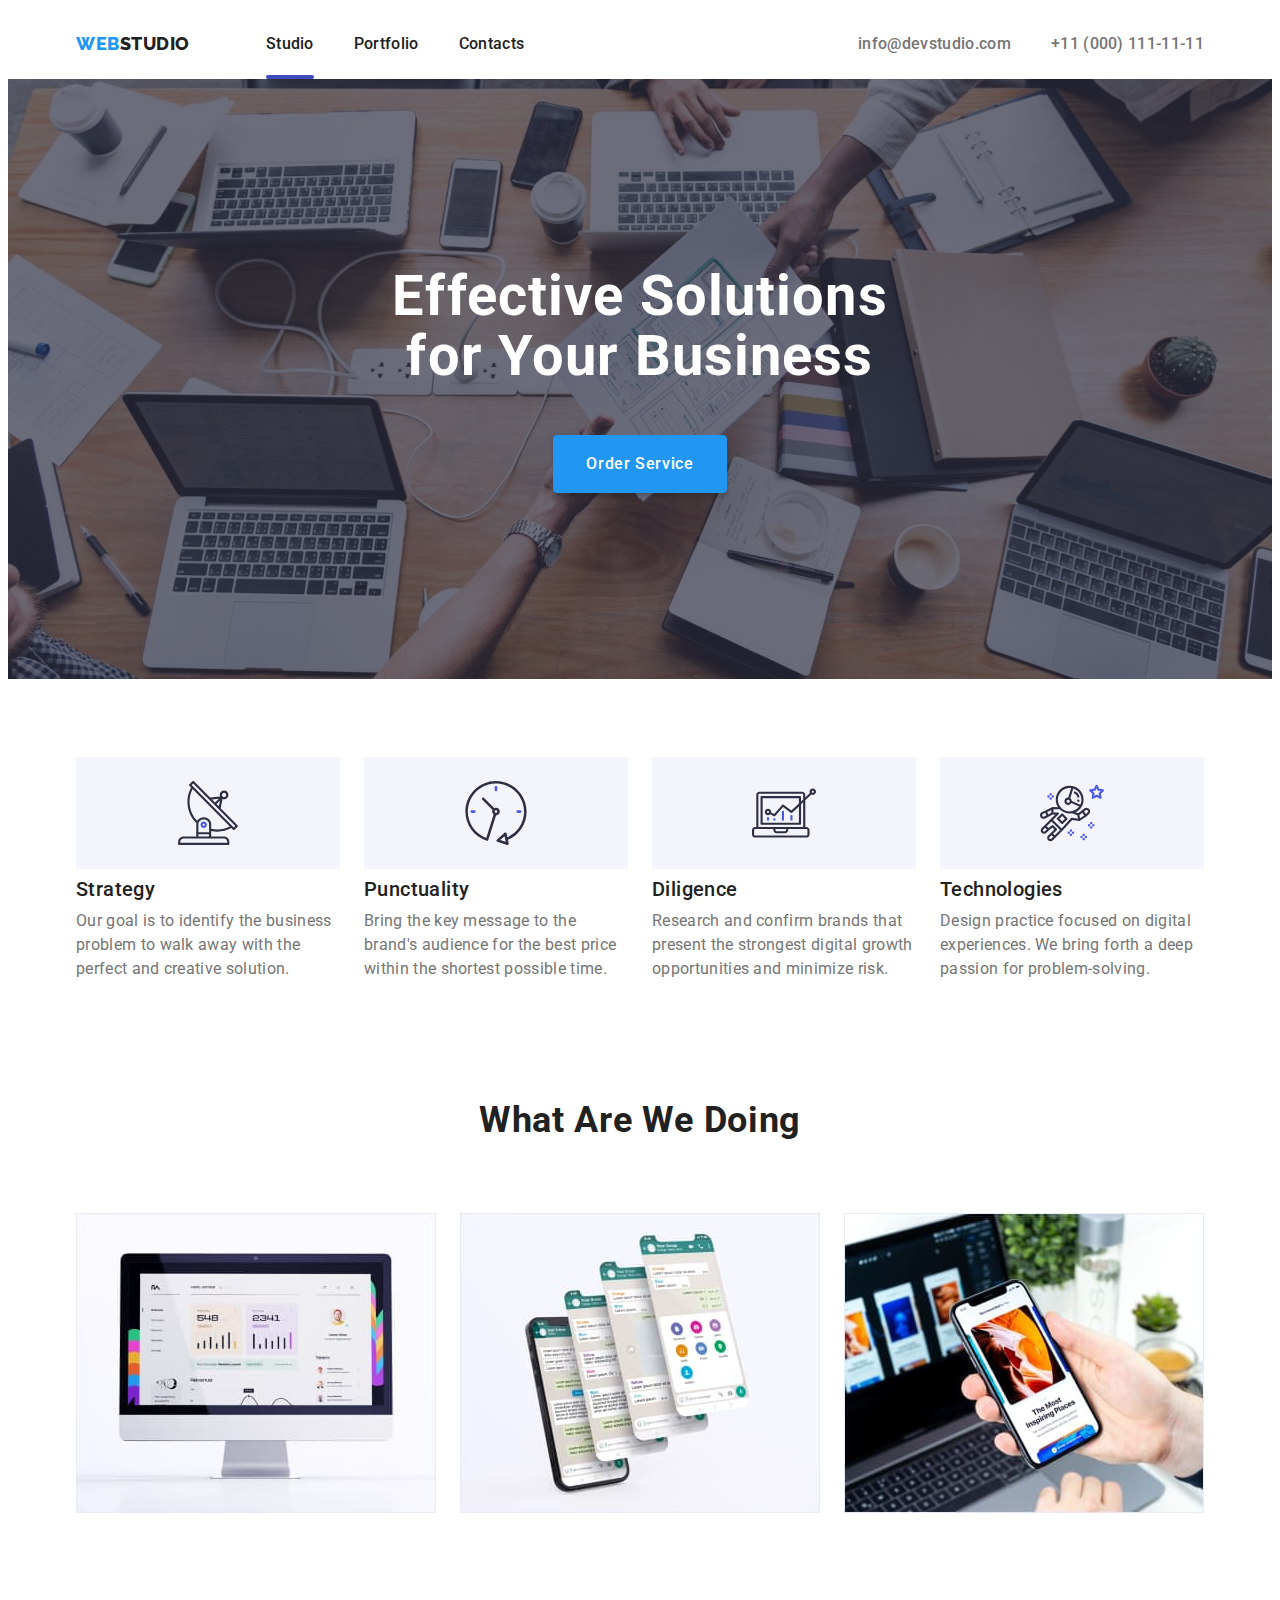
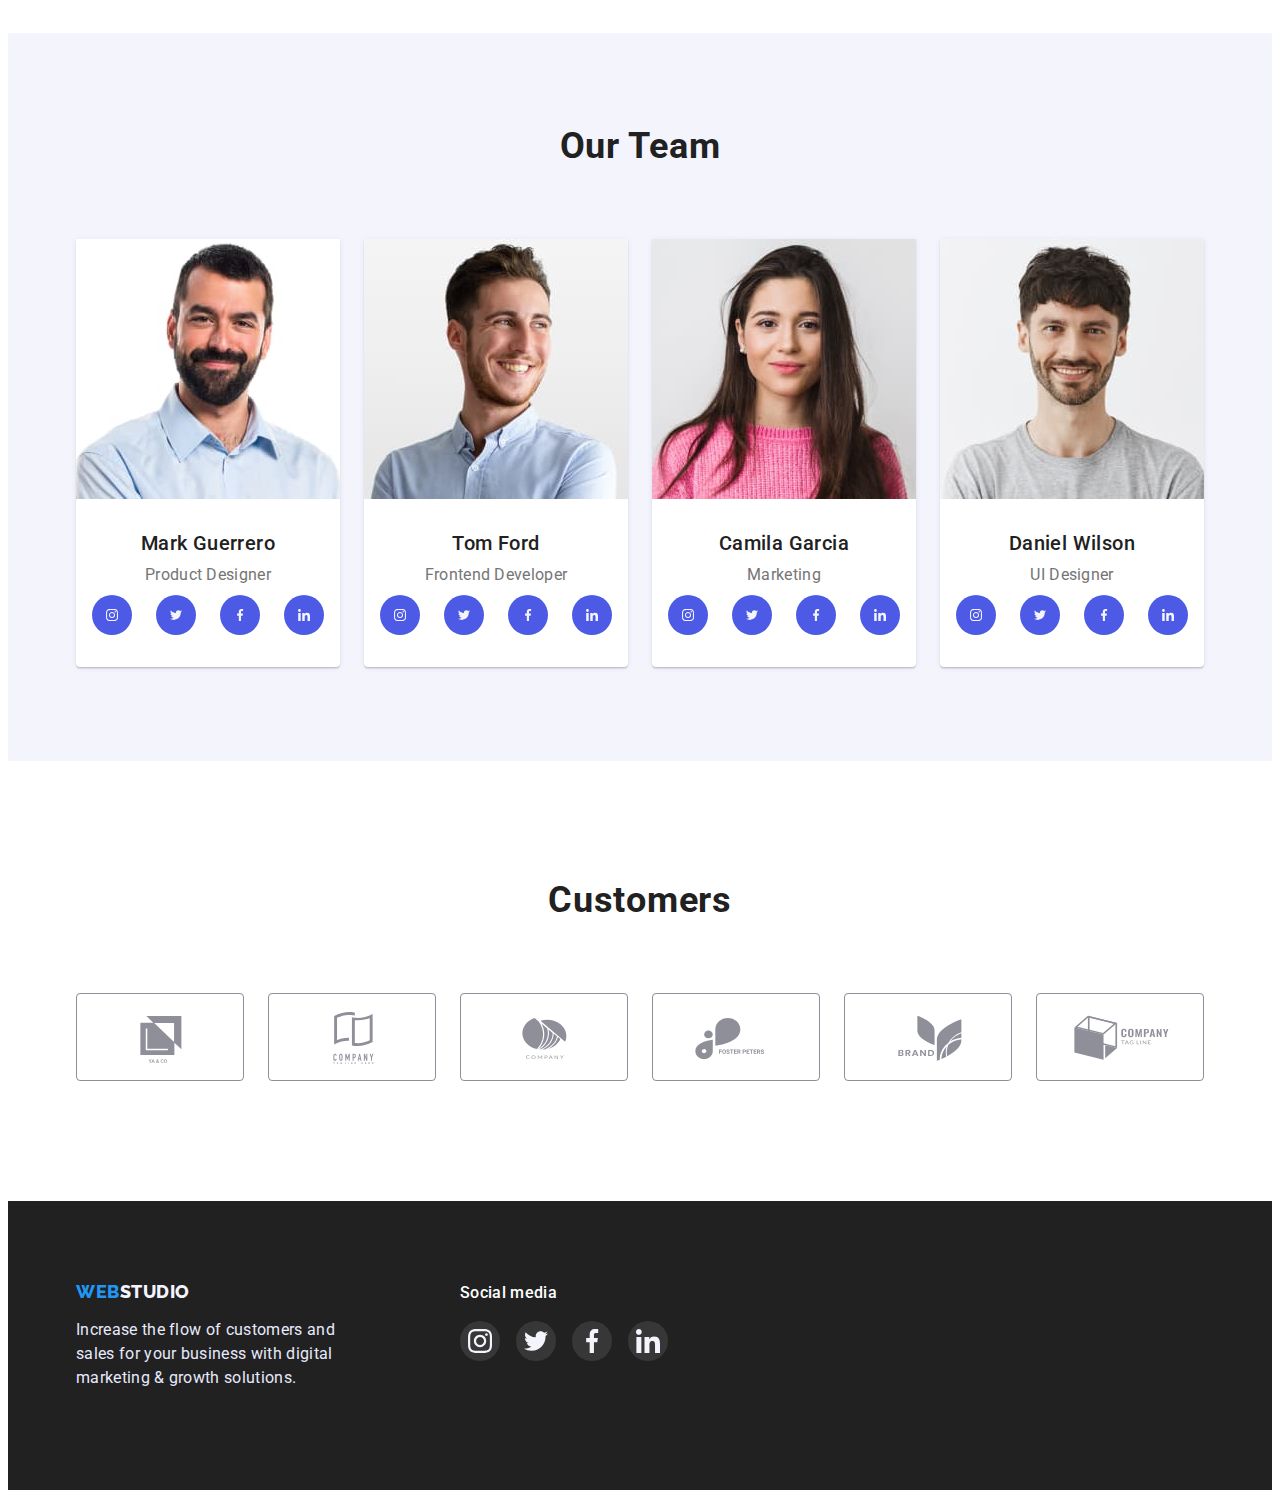
<file: index.html>
<!DOCTYPE html>
<html lang="en">
  <head>
    <meta charset="UTF-8" />
    <meta http-equiv="X-UA-Compatible" content="IE=edge" />
    <meta name="viewport" content="width=device-width, initial-scale=1.0" />
    <title>WebStudio</title>
    <link rel="preconnect" href="https://fonts.googleapis.com" />
    <link rel="preconnect" href="https://fonts.gstatic.com" crossorigin />
    <link
      href="https://fonts.googleapis.com/css2?family=Raleway:wght@800&family=Roboto:wght@400;500;700&display=swap"
      rel="stylesheet"
    />
    <link
      rel="stylesheet"
      href="https://cdnjs.cloudflare.com/ajax/libs/modern-normalize/1.1.0/modern-normalize.min.css"
      integrity="sha512-wpPYUAdjBVSE4KJnH1VR1HeZfpl1ub8YT/NKx4PuQ5NmX2tKuGu6U/JRp5y+Y8XG2tV+wKQpNHVUX03MfMFn9Q=="
      crossorigin="anonymous"
      referrerpolicy="no-referrer"
    />
    <link rel="stylesheet" href="./css/styles.css" />
  </head>
  <body class="page">
    <!--HEADER -->
    <header class="page-header">
      <!--NAVIGATION-->
      <div class="container header-container">
        <nav class="cite-nav">
          <!--LOGO-->
          <a class="link logo logo-link" href="./portfolio.html"
            >Web<span class="logo-header">Studio</span></a
          >
          <!--MENU-->
          <ul class="menu list">
            <li class="list-item menu-item">
              <a class="menu-link link studio-hover" href="./index.html"
                >Studio</a
              >
            </li>
            <li class="list-item menu-item">
              <a class="menu-link link" href="./portfolio.html">Portfolio</a>
            </li>
            <li class="list-item menu-item">
              <a class="menu-link link" href="">Contacts</a>
            </li>
          </ul>
        </nav>
        <!--ADDRESS-->
        <address class="contacts">
          <ul class="list contacts-list">
            <li class="list-item contacts-item">
              <a
                class="link menu-link link-address"
                href="mailto:info@devstudio.com"
                >info@devstudio.com</a
              >
            </li>
            <li class="list-item contacts-item">
              <a class="link menu-link link-address" href="tel:+110001111111"
                >+11 (000) 111-11-11</a
              >
            </li>
          </ul>
        </address>
      </div>
    </header>
    <!--MAIN-->
    <main>
      <!--HERO-->
      <section class="hero">
        <div class="container-hero">
          <h1 class="hero-title">Effective Solutions for Your Business</h1>
          <button class="modal-btn" type="button" data-modal-open>
            Order Service
          </button>
        </div>
      </section>
      <!--SECOND SECTION-->
      <section class="section second-section">
        <div class="container">
          <h2 class="title-second-section" hidden>About us</h2>
          <ul class="list feature-list">
            <li class="item feature-item">
              <div class="feature-box">
                <svg class="feature-icon">
                  <use href="./images/icons.svg#icon-antenna"></use>
                </svg>
              </div>
              <h3 class="title-text">Strategy</h3>
              <p class="text">
                Our goal is to identify the business problem to walk away with
                the perfect and creative solution.
              </p>
            </li>
            <li class="item feature-item">
              <div class="feature-box">
                <svg class="feature-icon">
                  <use href="./images/icons.svg#icon-clock"></use>
                </svg>
              </div>
              <h3 class="title-text">Punctuality</h3>
              <p class="text">
                Bring the key message to the brand's audience for the best price
                within the shortest possible time.
              </p>
            </li>
            <li class="item feature-item">
              <div class="feature-box">
                <svg class="feature-icon">
                  <use href="./images/icons.svg#icon-diagram"></use>
                </svg>
              </div>
              <h3 class="title-text">Diligence</h3>
              <p class="text">
                Research and confirm brands that present the strongest digital
                growth opportunities and minimize risk.
              </p>
            </li>
            <li class="item feature-item">
              <div class="feature-box">
                <svg class="feature-icon">
                  <use href="./images/icons.svg#icon-astronaut"></use>
                </svg>
              </div>
              <h3 class="title-text">Technologies</h3>
              <p class="text">
                Design practice focused on digital experiences. We bring forth a
                deep passion for problem-solving.
              </p>
            </li>
          </ul>
        </div>
      </section>
      <!--SECTION WHAT WE DOING -->
      <section class="section">
        <div class="container">
          <h2 class="title-work-examples">What are we doing</h2>
          <ul class="list flex-list">
            <li class="flex-item">
              <img
                class="picture"
                src="./images/what_doing/monitor.jpg"
                alt="monitor"
                width="360"
                height="300"
              />
            </li>
            <li class="flex-item">
              <img
                class="picture"
                src="./images/what_doing/app.jpg"
                alt="app"
                width="360"
                height="300"
              />
            </li>
            <li class="flex-item">
              <img
                class="picture"
                src="./images/what_doing/phone.jpg"
                alt="phone"
                width="360"
                height="300"
              />
            </li>
          </ul>
        </div>
      </section>
      <!--SECTION OUR TEAM-->
      <section class="section section-our-team">
        <div class="container">
          <h2 class="title-section-team">Our Team</h2>
          <ul class="list flex-our-team">
            <!-- первая карточка -->
            <li class="list-team card-team">
              <img
                class="photo-team"
                src="./images/our_team/mark.jpg"
                alt="photo of Mark"
                width="264"
                height="260"
              />
              <div class="content-team">
                <h3 class="title-text">Mark Guerrero</h3>
                <p class="text">Product Designer</p>
                <!-- список соцсетей первая карточка -->
                <ul class="list social-list">
                  <li class="social-list-item">
                    <a
                      href=""
                      class="social-list-link"
                      target="_blank"
                      rel="noopener noreferrer"
                    >
                      <svg class="social-list-icon">
                        <use href="./images/icons.svg#icon-instagram"></use>
                      </svg>
                    </a>
                  </li>
                  <li class="social-list-item">
                    <a
                      href=""
                      class="social-list-link"
                      target="_blank"
                      rel="noopener noreferrer"
                    >
                      <svg class="social-list-icon">
                        <use href="./images/icons.svg#icon-twitter"></use>
                      </svg>
                    </a>
                  </li>
                  <li class="social-list-item">
                    <a
                      href=""
                      class="social-list-link"
                      target="_blank"
                      rel="noopener noreferrer"
                    >
                      <svg class="social-list-icon">
                        <use href="./images/icons.svg#icon-facebook"></use>
                      </svg>
                    </a>
                  </li>
                  <li class="social-list-item">
                    <a
                      href=""
                      class="social-list-link"
                      target="_blank"
                      rel="noopener noreferrer"
                    >
                      <svg class="social-list-icon">
                        <use href="./images/icons.svg#icon-linkedin"></use>
                      </svg>
                    </a>
                  </li>
                </ul>
              </div>
            </li>
            <!-- вторая карточка -->
            <li class="list-team card-team">
              <img
                class="photo-team"
                src="./images/our_team/tom.jpg"
                alt="photo of Tom"
                width="264"
                height="260"
              />
              <div class="content-team">
                <h3 class="title-text">Tom Ford</h3>
                <p class="text">Frontend Developer</p>
                <!-- список соцсетей вторая карточка-->
                <ul class="list social-list">
                  <li class="social-list-item">
                    <a
                      href=""
                      class="social-list-link"
                      target="_blank"
                      rel="noopener noreferrer"
                    >
                      <svg class="social-list-icon">
                        <use href="./images/icons.svg#icon-instagram"></use>
                      </svg>
                    </a>
                  </li>
                  <li class="social-list-item">
                    <a
                      href=""
                      class="social-list-link"
                      target="_blank"
                      rel="noopener noreferrer"
                    >
                      <svg class="social-list-icon">
                        <use href="./images/icons.svg#icon-twitter"></use>
                      </svg>
                    </a>
                  </li>
                  <li class="social-list-item">
                    <a
                      href=""
                      class="social-list-link"
                      target="_blank"
                      rel="noopener noreferrer"
                    >
                      <svg class="social-list-icon">
                        <use href="./images/icons.svg#icon-facebook"></use>
                      </svg>
                    </a>
                  </li>
                  <li class="social-list-item">
                    <a
                      href=""
                      class="social-list-link"
                      target="_blank"
                      rel="noopener noreferrer"
                    >
                      <svg class="social-list-icon">
                        <use href="./images/icons.svg#icon-linkedin"></use>
                      </svg>
                    </a>
                  </li>
                </ul>
              </div>
            </li>
            <!-- третья карточка -->
            <li class="list-team card-team">
              <img
                class="photo-team"
                src="./images/our_team/camila.jpg"
                alt="photo of Camila"
                width="264"
                height="260"
              />
              <div class="content-team">
                <h3 class="title-text">Camila Garcia</h3>
                <p class="text">Marketing</p>
                <!-- список соцсетей третья карточка -->
                <ul class="list social-list">
                  <li class="social-list-item">
                    <a
                      href=""
                      class="social-list-link"
                      target="_blank"
                      rel="noopener noreferrer"
                    >
                      <svg class="social-list-icon">
                        <use href="./images/icons.svg#icon-instagram"></use>
                      </svg>
                    </a>
                  </li>
                  <li class="social-list-item">
                    <a
                      href=""
                      class="social-list-link"
                      target="_blank"
                      rel="noopener noreferrer"
                    >
                      <svg class="social-list-icon">
                        <use href="./images/icons.svg#icon-twitter"></use>
                      </svg>
                    </a>
                  </li>
                  <li class="social-list-item">
                    <a
                      href=""
                      class="social-list-link"
                      target="_blank"
                      rel="noopener noreferrer"
                    >
                      <svg class="social-list-icon">
                        <use href="./images/icons.svg#icon-facebook"></use>
                      </svg>
                    </a>
                  </li>
                  <li class="social-list-item">
                    <a
                      href=""
                      class="social-list-link"
                      target="_blank"
                      rel="noopener noreferrer"
                    >
                      <svg class="social-list-icon">
                        <use href="./images/icons.svg#icon-linkedin"></use>
                      </svg>
                    </a>
                  </li>
                </ul>
              </div>
            </li>
            <!-- четвертая карточка -->
            <li class="list-team card-team">
              <img
                class="photo-team"
                src="./images/our_team/daniel.jpg"
                alt="photo of Daniel"
                width="264"
                height="260"
              />
              <div class="content-team">
                <h3 class="title-text">Daniel Wilson</h3>
                <p class="text">UI Designer</p>
                <!-- список соцсетей четвертая карточка -->
                <ul class="list social-list">
                  <li class="social-list-item">
                    <a
                      href=""
                      class="social-list-link"
                      target="_blank"
                      rel="noopener noreferrer"
                    >
                      <svg class="social-list-icon">
                        <use href="./images/icons.svg#icon-instagram"></use>
                      </svg>
                    </a>
                  </li>
                  <li class="social-list-item">
                    <a
                      href=""
                      class="social-list-link"
                      target="_blank"
                      rel="noopener noreferrer"
                    >
                      <svg class="social-list-icon">
                        <use href="./images/icons.svg#icon-twitter"></use>
                      </svg>
                    </a>
                  </li>
                  <li class="social-list-item">
                    <a
                      href=""
                      class="social-list-link"
                      target="_blank"
                      rel="noopener noreferrer"
                    >
                      <svg class="social-list-icon">
                        <use href="./images/icons.svg#icon-facebook"></use>
                      </svg>
                    </a>
                  </li>
                  <li class="social-list-item">
                    <a
                      href=""
                      class="social-list-link"
                      target="_blank"
                      rel="noopener noreferrer"
                    >
                      <svg class="social-list-icon">
                        <use href="./images/icons.svg#icon-linkedin"></use>
                      </svg>
                    </a>
                  </li>
                </ul>
              </div>
            </li>
          </ul>
        </div>
      </section>
      <section class="section section-customers">
        <div class="container-customers">
          <h2 class="title-customers">Customers</h2>
          <!-- список логотипов  -->
          <ul class="list list-customers">
            <li class="list-customers-item">
              <a
                href=""
                class="customers-link"
                target="_blank"
                rel="noopener noreferrer"
                ><svg class="customers-icon">
                  <use href="./images/icons.svg#icon-Logo1"></use></svg
              ></a>
            </li>
            <li class="list-customers-item">
              <a
                href=""
                class="customers-link"
                target="_blank"
                rel="noopener noreferrer"
                ><svg class="customers-icon">
                  <use href="./images/icons.svg#icon-Logo2"></use></svg
              ></a>
            </li>
            <li class="list-customers-item">
              <a
                href=""
                class="customers-link"
                target="_blank"
                rel="noopener noreferrer"
                ><svg class="customers-icon">
                  <use href="./images/icons.svg#icon-Logo3"></use></svg
              ></a>
            </li>
            <li class="list-customers-item">
              <a
                href=""
                class="customers-link"
                target="_blank"
                rel="noopener noreferrer"
                ><svg class="customers-icon">
                  <use href="./images/icons.svg#icon-Logo4"></use></svg
              ></a>
            </li>
            <li class="list-customers-item">
              <a
                href=""
                class="customers-link"
                target="_blank"
                rel="noopener noreferrer"
                ><svg class="customers-icon">
                  <use href="./images/icons.svg#icon-Logo5"></use></svg
              ></a>
            </li>
            <li class="list-customers-item">
              <a
                href=""
                class="customers-link"
                target="_blank"
                rel="noopener noreferrer"
                ><svg class="customers-icon">
                  <use href="./images/icons.svg#icon-Logo6"></use></svg
              ></a>
            </li>
          </ul>
        </div>
      </section>
    </main>
    <!--футер сайта -->
    <footer class="footer">
      <div class="container container-footer">
        <div class="container-text-footer">
          <a class="link logo logotype-footer" href="./portfolio.html"
            >Web<span class="logo-footer">Studio</span></a
          >
          <p class="text-footer">
            Increase the flow of customers and sales for your business with
            digital marketing & growth solutions.
          </p>
        </div>
        <div class="container-social">
          <p class="title-social">Social media</p>
          <ul class="list list-footer-social">
            <li class="footer-social-item">
              <a
                href=""
                class="footer-social-link"
                target="_blank"
                rel="noopener noreferrer"
              >
                <svg class="footer-icon-social">
                  <use href="./images/icons.svg#icon-instagram"></use>
                </svg>
              </a>
            </li>
            <li class="footer-social-item">
              <a
                href=""
                class="footer-social-link"
                target="_blank"
                rel="noopener noreferrer"
              >
                <svg class="footer-icon-social">
                  <use href="./images/icons.svg#icon-twitter"></use>
                </svg>
              </a>
            </li>
            <li class="footer-social-item">
              <a
                href=""
                class="footer-social-link"
                target="_blank"
                rel="noopener noreferrer"
              >
                <svg class="footer-icon-social">
                  <use href="./images/icons.svg#icon-facebook"></use>
                </svg>
              </a>
            </li>
            <li class="footer-social-item">
              <a
                href=""
                class="footer-social-link"
                target="_blank"
                rel="noopener noreferrer"
                ><svg class="footer-icon-social">
                  <use href="./images/icons.svg#icon-linkedin"></use></svg
              ></a>
            </li>
          </ul>
        </div>
      </div>
    </footer>
    <div class="backdrop is-hidden" data-modal>
      <div class="modal">
        <button type="button" class="modal-close-btn" data-modal-close>
          <svg class="modal-close-btn-icon" width="8" height="8">
            <use href="./images/icons.svg#icon-close-black-18dp-2-1"></use>
          </svg>
        </button>
      </div>
    </div>
    <script src="./js/modal.js"></script>
  </body>
</html>
</file>
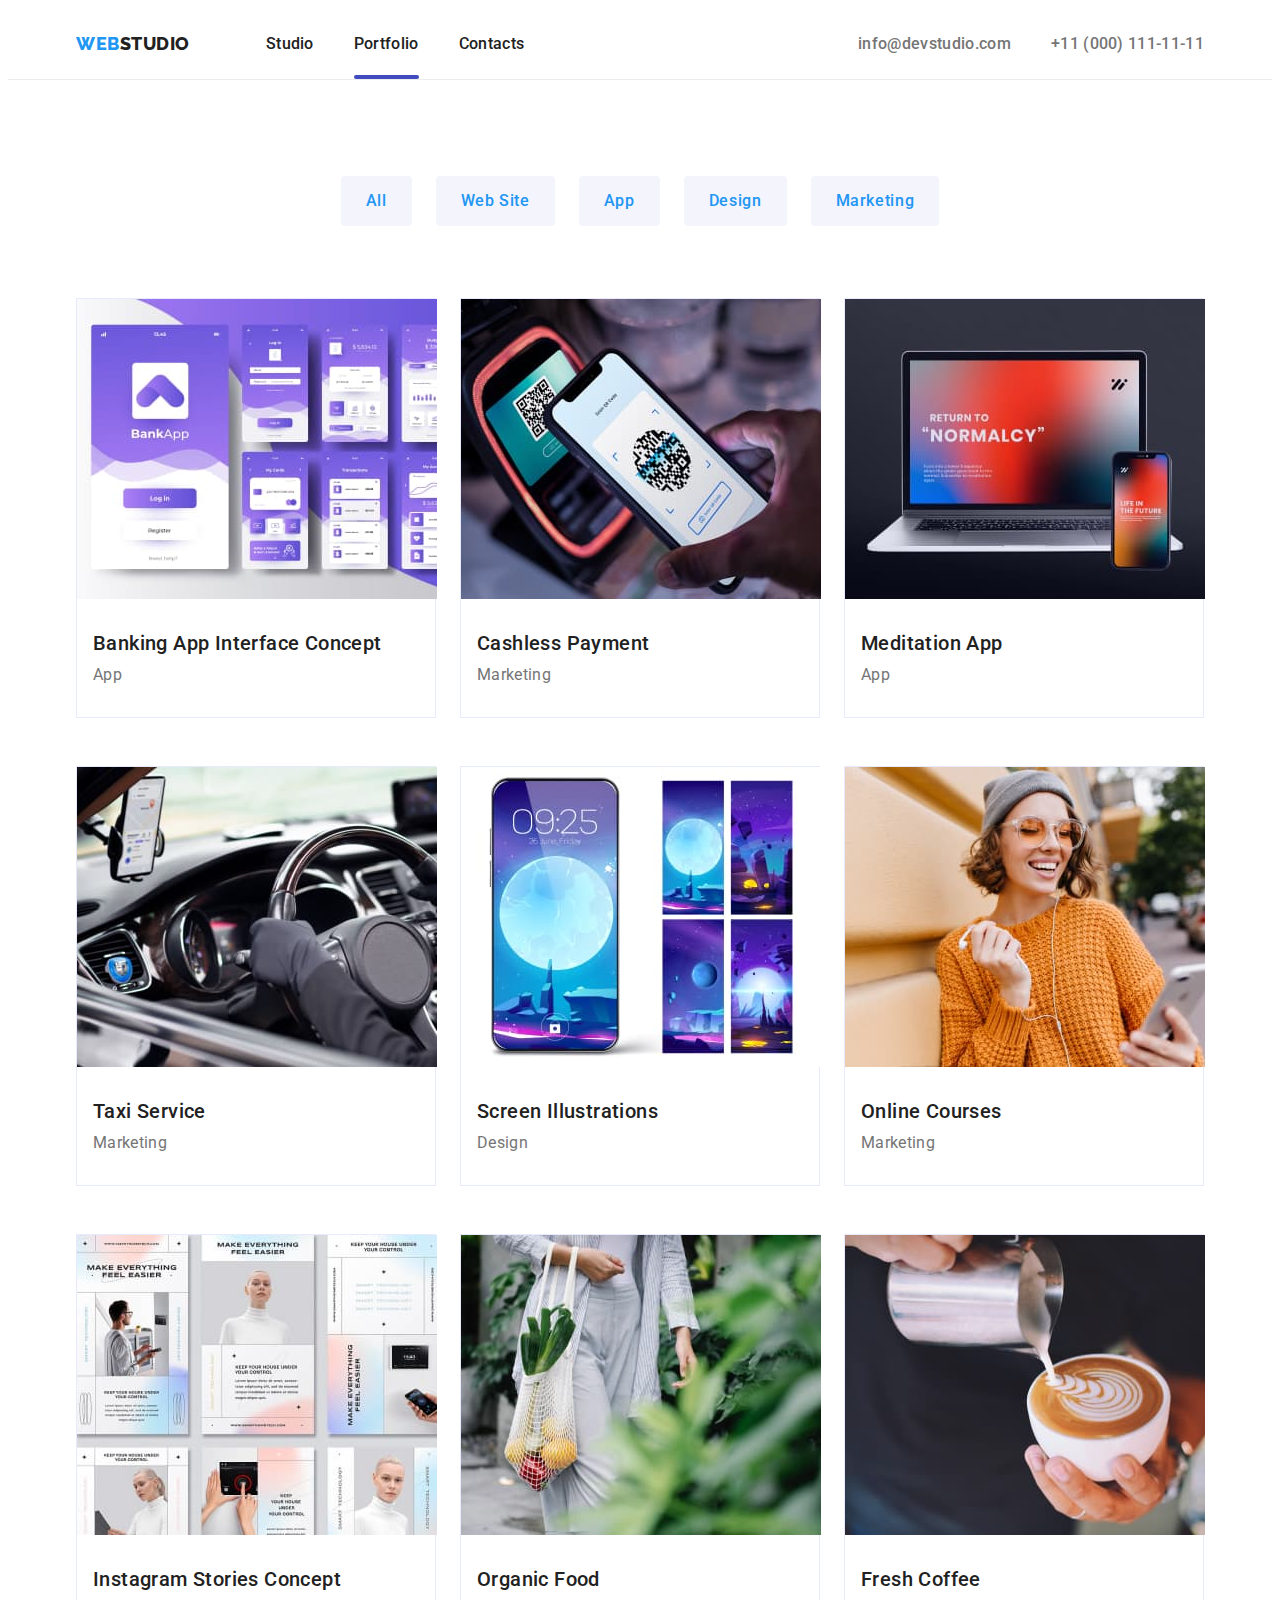
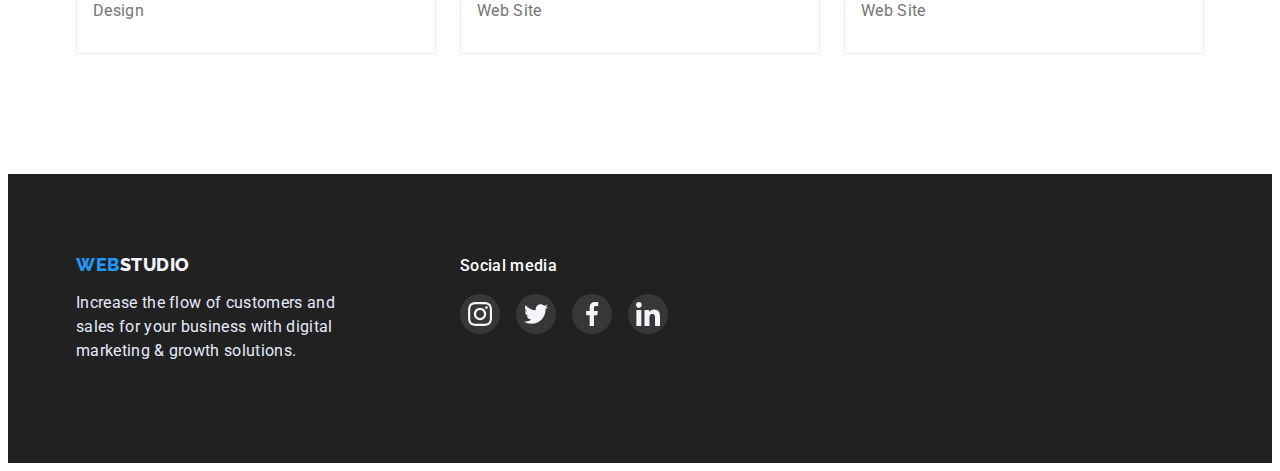
<file: portfolio.html>
<!DOCTYPE html>
<html lang="en">
  <head>
    <meta charset="UTF-8" />
    <meta http-equiv="X-UA-Compatible" content="IE=edge" />
    <meta name="viewport" content="width=device-width, initial-scale=1.0" />
    <title>WebStudio</title>
    <link rel="preconnect" href="https://fonts.googleapis.com" />
    <link rel="preconnect" href="https://fonts.gstatic.com" crossorigin />
    <link
      href="https://fonts.googleapis.com/css2?family=Raleway:wght@800&family=Roboto:wght@400;500;700&display=swap"
      rel="stylesheet"
    />
    <link
      rel="stylesheet"
      href="https://cdnjs.cloudflare.com/ajax/libs/modern-normalize/1.1.0/modern-normalize.min.css"
      integrity="sha512-wpPYUAdjBVSE4KJnH1VR1HeZfpl1ub8YT/NKx4PuQ5NmX2tKuGu6U/JRp5y+Y8XG2tV+wKQpNHVUX03MfMFn9Q=="
      crossorigin="anonymous"
      referrerpolicy="no-referrer"
    />
    <link rel="stylesheet" href="./css/styles.css" />
  </head>
  <body class="page">
    <!--HEADER-->
    <header class="page-header-portfolio">
      <!--NAVIGATION-->
      <div class="container header-container">
        <nav class="cite-nav">
          <!--LOGO-->
          <a class="link logo logo-link" href="./index.html"
            >Web<span class="logo-header">Studio</span></a
          >
          <!--MENU-->
          <ul class="menu list">
            <li class="list-item menu-item">
              <a class="menu-link link" href="./index.html">Studio</a>
            </li>
            <li class="list-item menu-item">
              <a class="menu-link link portfolio-hover" href="./portfolio.html"
                >Portfolio</a
              >
            </li>
            <li class="list-item menu-item">
              <a class="menu-link link" href="">Contacts</a>
            </li>
          </ul>
        </nav>
        <!--ADDRESS-->
        <address class="contacts">
          <ul class="list contacts-list">
            <li class="list-item contacts-item">
              <a
                class="link menu-link link-address"
                href="mailto:info@devstudio.com"
                >info@devstudio.com</a
              >
            </li>
            <li class="list-item contacts-item">
              <a class="link menu-link link-address" href="tel:+110001111111"
                >+11 (000) 111-11-11</a
              >
            </li>
          </ul>
        </address>
      </div>
    </header>
    <!--MAIN-->
    <main>
      <!--SECTION-->
      <section class="section-portfolio section">
        <div class="container">
          <h1 class="title-portfolio" hidden>portfolio</h1>

          <!--FILTER BUTTONS-->
          <ul class="list list-button">
            <li class="button-team">
              <button class="filter-btn" type="button">All</button>
            </li>
            <li class="button-team">
              <button class="filter-btn" type="button">Web Site</button>
            </li>
            <li class="button-team">
              <button class="filter-btn" type="button">App</button>
            </li>
            <li class="button-team">
              <button class="filter-btn" type="button">Design</button>
            </li>
            <li class="button-team">
              <button class="filter-btn" type="button">Marketing</button>
            </li>
          </ul>

          <!-- список карточек -->
          <ul class="list portfolio-list">
            <li class="list-team portfolio-team">
              <a class="link portfolio-link" href="">
                <div class="team-list-img-wrapper">
                  <img
                    class="photo-portfolio"
                    src="./images/portfolio/banking-app.jpg"
                    alt="Banking App"
                    width="360"
                    height="300"
                  />
                  <p class="overlay">
                    14 Stylish and User-Friendly App Design Concepts · Task
                    Manager App · Calorie Tracker App · Exotic Fruit Ecommerce
                    App · Cloud Storage App
                  </p>
                </div>
                <div class="card-content">
                  <h2 class="title-text">Banking App Interface Concept</h2>
                  <p class="text">App</p>
                </div>
              </a>
            </li>

            <li class="list-team portfolio-team">
              <a class="link portfolio-link" href="">
                <div class="team-list-img-wrapper">
                  <img
                    class="photo-portfolio"
                    src="./images/portfolio/cashless-payment.jpg"
                    alt="Cashless"
                    width="360"
                    height="300"
                  />
                  <p class="overlay">
                    14 Stylish and User-Friendly App Design Concepts · Task
                    Manager App · Calorie Tracker App · Exotic Fruit Ecommerce
                    App · Cloud Storage App
                  </p>
                </div>
                <div class="card-content">
                  <h2 class="title-text">Cashless Payment</h2>
                  <p class="text">Marketing</p>
                </div>
              </a>
            </li>

            <li class="list-team portfolio-team">
              <a class="link portfolio-link" href="">
                <div class="team-list-img-wrapper">
                  <img
                    class="photo-portfolio"
                    src="./images/portfolio/meditation-app.jpg"
                    alt="laptop and phone"
                    width="360"
                    height="300"
                  />
                  <p class="overlay">
                    14 Stylish and User-Friendly App Design Concepts · Task
                    Manager App · Calorie Tracker App · Exotic Fruit Ecommerce
                    App · Cloud Storage App
                  </p>
                </div>
                <div class="card-content">
                  <h2 class="title-text">Meditation App</h2>
                  <p class="text">App</p>
                </div>
              </a>
            </li>

            <li class="list-team portfolio-team">
              <a class="link portfolio-link" href="">
                <div class="team-list-img-wrapper">
                  <img
                    class="photo-portfolio"
                    src="./images/portfolio/taxi-service.jpg"
                    alt="man driving"
                    width="360"
                    height="300"
                  />
                  <p class="overlay">
                    14 Stylish and User-Friendly App Design Concepts · Task
                    Manager App · Calorie Tracker App · Exotic Fruit Ecommerce
                    App · Cloud Storage App
                  </p>
                </div>
                <div class="card-content">
                  <h2 class="title-text">Taxi Service</h2>
                  <p class="text">Marketing</p>
                </div>
              </a>
            </li>

            <li class="list-team portfolio-team">
              <a class="link portfolio-link" href="">
                <div class="team-list-img-wrapper">
                  <img
                    class="photo-portfolio"
                    src="./images/portfolio/screen-illustrations.jpg"
                    alt="phone screen"
                    width="360"
                    height="300"
                  />
                  <p class="overlay">
                    14 Stylish and User-Friendly App Design Concepts · Task
                    Manager App · Calorie Tracker App · Exotic Fruit Ecommerce
                    App · Cloud Storage App
                  </p>
                </div>
                <div class="card-content">
                  <h2 class="title-text">Screen Illustrations</h2>
                  <p class="text">Design</p>
                </div>
              </a>
            </li>

            <li class="list-team portfolio-team">
              <a class="link portfolio-link" href="">
                <div class="team-list-img-wrapper">
                  <img
                    class="photo-portfolio"
                    src="./images/portfolio/online-courses.jpg"
                    alt="girl in headphones"
                    width="360"
                    height="300"
                  />
                  <p class="overlay">
                    14 Stylish and User-Friendly App Design Concepts · Task
                    Manager App · Calorie Tracker App · Exotic Fruit Ecommerce
                    App · Cloud Storage App
                  </p>
                </div>
                <div class="card-content">
                  <h2 class="title-text">Online Courses</h2>
                  <p class="text">Marketing</p>
                </div>
              </a>
            </li>

            <li class="list-team portfolio-team">
              <a class="link portfolio-link" href="">
                <div class="team-list-img-wrapper">
                  <img
                    class="photo-portfolio"
                    src="./images/portfolio/instagram-stories.jpg"
                    alt="photo gallery"
                    width="360"
                    height="300"
                  />
                  <p class="overlay">
                    14 Stylish and User-Friendly App Design Concepts · Task
                    Manager App · Calorie Tracker App · Exotic Fruit Ecommerce
                    App · Cloud Storage App
                  </p>
                </div>
                <div class="card-content">
                  <h2 class="title-text">Instagram Stories Concept</h2>
                  <p class="text">Design</p>
                </div>
              </a>
            </li>

            <li class="list-team portfolio-team">
              <a class="link portfolio-link" href="">
                <div class="team-list-img-wrapper">
                  <img
                    class="photo-portfolio"
                    src="./images/portfolio/organic-food.jpg"
                    alt="vegetables in a bag"
                    width="360"
                    height="300"
                  />
                  <p class="overlay">
                    14 Stylish and User-Friendly App Design Concepts · Task
                    Manager App · Calorie Tracker App · Exotic Fruit Ecommerce
                    App · Cloud Storage App
                  </p>
                </div>
                <div class="card-content">
                  <h2 class="title-text">Organic Food</h2>
                  <p class="text">Web Site</p>
                </div>
              </a>
            </li>

            <li class="list-team portfolio-team">
              <a class="link portfolio-link" href="">
                <div class="team-list-img-wrapper">
                  <img
                    class="photo-portfolio"
                    src="./images/portfolio/fresh-coffee.jpg"
                    alt="a cup of coffee"
                    width="360"
                    height="300"
                  />
                  <p class="overlay">
                    14 Stylish and User-Friendly App Design Concepts · Task
                    Manager App · Calorie Tracker App · Exotic Fruit Ecommerce
                    App · Cloud Storage App
                  </p>
                </div>
                <div class="card-content">
                  <h2 class="title-text">Fresh Coffee</h2>
                  <p class="text">Web Site</p>
                </div>
              </a>
            </li>
          </ul>
        </div>
      </section>
    </main>
    <!-- футер сайта -->
    <footer class="footer">
      <div class="container container-footer">
        <div class="container-text-footer">
          <a class="link logo logotype-footer" href="./index.html"
            >Web<span class="logo-footer">Studio</span></a
          >
          <p class="text-footer">
            Increase the flow of customers and sales for your business with
            digital marketing & growth solutions.
          </p>
        </div>
        <div class="container-social">
          <p class="title-social">Social media</p>
          <ul class="list list-footer-social">
            <li class="footer-social-item">
              <a
                href=""
                class="footer-social-link"
                target="_blank"
                rel="noopener noreferrer"
              >
                <svg class="footer-icon-social">
                  <use href="./images/icons.svg#icon-instagram"></use>
                </svg>
              </a>
            </li>
            <li class="footer-social-item">
              <a
                href=""
                class="footer-social-link"
                target="_blank"
                rel="noopener noreferrer"
              >
                <svg class="footer-icon-social">
                  <use href="./images/icons.svg#icon-twitter"></use>
                </svg>
              </a>
            </li>
            <li class="footer-social-item">
              <a
                href=""
                class="footer-social-link"
                target="_blank"
                rel="noopener noreferrer"
              >
                <svg class="footer-icon-social">
                  <use href="./images/icons.svg#icon-facebook"></use>
                </svg>
              </a>
            </li>
            <li class="footer-social-item">
              <a
                href=""
                class="footer-social-link"
                target="_blank"
                rel="noopener noreferrer"
                ><svg class="footer-icon-social">
                  <use href="./images/icons.svg#icon-linkedin"></use></svg
              ></a>
            </li>
          </ul>
        </div>
      </div>
    </footer>
  </body>
</html>
</file>
<file: css/styles.css>
/*белый текст #FFFFFF */
/*цвет текста #434455*/
/*цвет заголовков #2E2F42*/
/*цвет текста футер #E7E9FC , цвет лого #F4F4FD  */
/*кнопка и web #4D5AE5 */
/*цвет секции серий #F4F4FD*/
/*фоновый цвет первой секции #2E2F42*/
:root {
  --primary-text-color: #757575;
  --title-text-color: #212121;
  --accent-color: #2196f3;
  --cite-white-color: #ffffff;
  --second-accent-grey: #f4f4fd;
  --text-footer: #e7e9fc;
  --cubic-bezier: cubic-bezier(0.4, 0, 0.2, 1);
}
html {
  box-sizing: border-box;
}
*,
*::before,
*::after {
  box-sizing: inherit;
}
body {
  background-color: var(--cite-white-color);
  color: var(--primary-text-color);

  font-family: 'Roboto', sans-serif;
}

.list {
  list-style: none;
}
.list {
  margin: 0;
  padding: 0;
}
h1,
h2,
h3,
h4,
h5,
h6 {
  margin: 0;
}
p {
  margin: 0;
}
.link {
  text-decoration: none;
}
.container {
  width: 1158px;
  margin-left: auto;
  margin-right: auto;
  padding-left: 15px;
  padding-right: 15px;
}
.section {
  margin: 0;
}
/*========TEXT=========*/
.title-text {
  margin-bottom: 8px;

  font-weight: 500;
  font-size: 20px;
  line-height: 1.2;
  letter-spacing: 0.02em;
  color: var(--title-text-color);
}
.text {
  font-size: 16px;
  line-height: 1.5;
  letter-spacing: 0.02em;
  color: var(--primary-text-color);
}
/*========== HEADER ==========*/
.page-header-portfolio {
  border-bottom: 1px solid #ececec;
}
.header-container {
  display: flex;
  justify-content: space-between;
}

/*=========== logo ===========*/
.logo-link {
  display: block;
  padding: 24px 0 23px;
  margin-right: 76px;
  display: flex;
  align-items: center;
}
.logo {
  font-family: 'Raleway', sans-serif;
  font-weight: 800;
  font-size: 18px;
  line-height: 1.17;
  letter-spacing: 0.03em;
  text-transform: uppercase;
  color: var(--accent-color);
}
.logo-header {
  color: var(--title-text-color);
}
.logo-footer {
  color: var(--second-accent-grey);
}
/*======== MENU =============*/
.header-container {
  display: flex;
}
.cite-nav {
  display: flex;
}
.list-item {
  margin-right: 40px;
}
.list-item:last-child {
  margin: 0;
}
.menu {
  display: flex;
  align-items: center;
}
.menu-link {
  display: block;
  padding: 24px 0 23px;
  transition: color 250ms var(--cubic-bezier);

  font-weight: 500;
  font-size: 16px;
  line-height: 1.5;
  letter-spacing: 0.02em;
  color: var(--title-text-color);
}
.menu-link:hover,
.menu-link:focus {
  color: var(--accent-color);
}
.portfolio-hover {
  position: relative;
}
.portfolio-hover::after {
  content: '';
  position: absolute;
  left: 0;
  bottom: 0;
  width: 100%;
  height: 4px;
  background-color: #404bbf;
  border-radius: 2px;
}
.studio-hover {
  position: relative;
}
.studio-hover::after {
  content: '';
  position: absolute;
  left: 0;
  bottom: 0;
  width: 100%;
  height: 4px;
  background-color: #404bbf;
  border-radius: 2px;
}
/*========== ADDRESS =========*/
.contacts {
  display: flex;

  font-style: normal;
}
.contacts-list {
  display: flex;
  align-items: center;
}
.contacts-item:not(last-child) {
  margin-right: 40px;
}

.link-address {
  color: var(--primary-text-color);
}

/*===========  HERO ========*/

.hero {
  max-width: 1440px;
  height: 600px;
  margin-left: auto;
  margin-right: auto;
  padding: 188px 0;

  background-image: linear-gradient(
      rgba(46, 47, 66, 0.7),
      rgba(46, 47, 66, 0.7)
    ),
    url(../images/hero/people-office\ 1.jpg);
  background-color: #c4c4c4;
  background-repeat: no-repeat;
  background-position: center;
  background-size: cover;
}
.container-hero {
  width: 1158px;
  padding-right: 15px;
  padding-left: 15px;
  margin-right: auto;
  margin-left: auto;

  text-align: center;
}
.hero-title {
  margin-bottom: 48px;
  max-width: 496px;
  margin-left: auto;
  margin-right: auto;

  font-weight: 700;
  font-size: 56px;
  line-height: 1.07;
  letter-spacing: 0.02em;
  color: var(--cite-white-color);
}
/*BUTTON*/
.modal-btn {
  padding: 16px 32px;
  border-radius: 4px;
  border: 1px solid var(--accent-color);
  background: #4d5ae5;
  box-shadow: 0px 4px 4px rgba(0, 0, 0, 0.15);
  transition: background-color 250ms var(--cubic-bezier),
    border 250ms var(--cubic-bezier), color 250ms var(--cubic-bezier);
  font-family: inherit;
  font-weight: 500;
  font-size: 16px;
  line-height: 1.5;
  letter-spacing: 0.04em;
  cursor: pointer;
  color: var(--cite-white-color);
  background-color: var(--accent-color);
}
.modal-btn:hover,
.modal-btn:focus {
  background-color: #404bbf;
  border: 1px solid #404bbf;
  color: var(--cite-white-color);
}
/*==========SECOND SECTION==========*/
.second-section {
  padding-top: 78px;
  padding-bottom: 120px;
}
.title-second-section {
  font-weight: 500;
  font-size: 36px;
  line-height: 1.2;
  letter-spacing: 0.02em;
  color: var(--title-text-color);
}
.feature-list {
  display: flex;
  flex-wrap: wrap;
}
.feature-list .item {
  width: 264px;
  margin-right: 24px;
}
.feature-list .item:last-child {
  margin: 0;
}
.feature-box {
  display: flex;
  align-items: center;
  justify-content: center;

  width: 264px;
  height: 112px;
  margin-bottom: 8px;
  background-color: var(--second-accent-grey);
}
.feature-icon {
  width: 64px;
  height: 64px;
}

/*========== SECTION WHAT WE DOING =======*/
.section {
  padding-bottom: 120px;
}
.title-work-examples {
  margin-bottom: 72px;

  font-weight: 700;
  font-size: 36px;
  line-height: 1.11;
  letter-spacing: 0.02em;
  color: var(--title-text-color);
  text-align: center;
  text-transform: capitalize;
}

.flex-list {
  display: flex;
  align-items: center;
}
.flex-item {
  margin-right: 24px;
}
.flex-item:last-child {
  margin-right: 0;
}
.picture {
  display: block;
}

/*========== SECTIONS OUR TEAM ==========*/
.section-our-team {
  padding-top: 94px;
  padding-bottom: 94px;

  background-color: var(--second-accent-grey);
}
.title-section-team {
  margin-bottom: 72px;

  font-weight: 700;
  font-size: 36px;
  line-height: 1.11;
  letter-spacing: 0.02em;
  color: var(--title-text-color);
  text-align: center;
  text-transform: capitalize;
}
.card-team {
  width: 264px;
  height: 428px;
  margin-right: 24px;
  background-color: var(--cite-white-color);
  border-radius: 0px 0px 4px 4px;
  box-shadow: 0px 1px 6px rgba(46, 47, 66, 0.08),
    0px 1px 1px rgba(46, 47, 66, 0.16), 0px 2px 1px rgba(46, 47, 66, 0.08);
}
.flex-our-team {
  display: flex;
  align-items: center;
}

.card-team:last-child {
  margin-right: 0;
}
.content-team {
  padding: 32px 16px;

  text-align: center;
}
.photo-team {
  display: block;
}
.social-list {
  display: flex;
  justify-content: center;
  gap: 24px;
  margin-top: 8px;
}

.social-list-icon {
  width: 12px;
  height: 12px;
}
.social-list-link {
  display: flex;
  justify-content: center;
  align-items: center;
  transition: background-color 250ms var(--cubic-bezier);

  width: 40px;
  height: 40px;
  border-radius: 50%;
  background-color: #4d5ae5;
}
.social-list-link:hover,
.social-list-link:focus {
  background-color: #404bbf;
}
/*============ SECTION CUSTOMERS =========*/
.section-customers {
  padding-top: 120px;
  padding-bottom: 120px;
}
.container-customers {
  width: 1128px;
  margin: 0 auto;
}

.title-customers {
  margin-bottom: 72px;

  font-weight: 700;
  font-size: 36px;
  line-height: 1.11;
  letter-spacing: 0.02em;
  color: var(--title-text-color);
  text-align: center;
  text-transform: capitalize;
}
.list-customers {
  display: flex;
  justify-content: center;
  gap: 24px;
}
.customers-link {
  display: flex;
  justify-content: center;
  align-items: center;
  border: 1px solid #8e8f99;
  color: #8e8f99;
  border-radius: 4px;
  width: 168px;
  height: 88px;
  transition: border 250ms var(--cubic-bezier), color 250ms var(--cubic-bezier);
}
.customers-link:hover,
.customers-link:focus {
  border: 1px solid #404bbf;
  color: #404bbf;
}
.customers-icon {
  fill: currentColor;
  width: 104px;
  height: 56px;
}

/* =========== SECTION PORTFOLIO ===========*/

.section-portfolio {
  padding-top: 96px;
  padding-bottom: 120px;
}
/* кнопки */

.list-button {
  margin-bottom: 72px;
}
.filter-btn {
  padding: 12px 24px 12px 24px;
  border-radius: 4px;
  border: 1px solid transparent;
  transition: background-color 250ms var(--cubic-bezier),
    color 250ms var(--cubic-bezier), box-shadow 250ms var(--cubic-bezier);

  font-family: inherit;
  font-weight: 500;
  font-size: 16px;
  line-height: 1.5;
  letter-spacing: 0.04em;

  cursor: pointer;
  background-color: var(--second-accent-grey);
  color: var(--accent-color);
}
.filter-btn:hover,
.filter-btn:focus {
  background-color: var(--accent-color);
  color: var(--cite-white-color);
  box-shadow: 0px 3px 1px rgba(0, 0, 0, 0.1), 0px 2px 1px rgba(0, 0, 0, 0.08),
    0px 2px 2px rgba(0, 0, 0, 0.12);
}
.title-portfolio {
  font-weight: 500;
}

.list-button {
  display: flex;
  align-items: center;
  justify-content: center;
}
.button-team {
  margin-right: 24px;
}
.button-team:last-child {
  margin-right: 0;
}
/* список карточек */

.portfolio-list {
  display: flex;
  flex-wrap: wrap;
}
.portfolio-team {
  width: 360px;
  height: 420px;
  margin-right: 24px;
  margin-bottom: 48px;
  transition: border 250ms var(--cubic-bezier),
    box-shadow 250ms var(--cubic-bezier);

  border: 1px solid #e7e9fc;
}
.portfolio-team:hover {
  border: 1px solid #f4f4fd;
  box-shadow: 0px 1px 6px rgba(46, 47, 66, 0.08),
    0px 1px 1px rgba(46, 47, 66, 0.16), 0px 2px 1px rgba(46, 47, 66, 0.08);
}
.portfolio-team:nth-last-child(-n + 3) {
  margin-bottom: 0;
}
.portfolio-team:nth-child(3n) {
  margin-right: 0;
}
.card-content {
  padding: 32px 16px;
}

.portfolio-link {
  display: block;
  width: 360px;
  height: 420px;
}
.team-list-img-wrapper {
  position: relative;
  overflow: hidden;
}
.overlay {
  position: absolute;
  left: 0;
  top: 0;
  width: 100%;
  height: 100%;
  padding-top: 40px;
  padding-bottom: 164px;
  padding-left: 32px;
  padding-right: 32px;

  transform: translate(0, 100%);
  transition: transform 250ms var(--cubic-bezier);

  background-color: rgba(77, 90, 229, 1);
  color: var(--cite-white-color);
  font-size: 16px;
  line-height: 1.5;
  letter-spacing: 0.02em;
}
.portfolio-link:hover .overlay,
.portfolio-link:focus .overlay {
  transform: translate(0, 0);
}
.photo-portfolio {
  display: block;
}

/*========== FOOTER =============*/
.footer {
  padding-top: 80px;
  padding-bottom: 100px;

  background-color: var(--title-text-color);
}
.container-footer {
  display: flex;
}
.container-text-footer {
  margin-right: 120px;
}
.text-footer {
  color: var(--text-footer);
  font-size: 16px;
  line-height: 1.5;
  letter-spacing: 0.02em;
  width: 264px;
}
.logotype-footer {
  display: block;
  margin-bottom: 16px;
}
.container-social {
  width: 208px;
  height: 80px;
}
.title-social {
  margin-bottom: 16px;

  font-weight: 500;
  font-size: 16px;
  line-height: 1.5;
  letter-spacing: 0.02em;
  color: var(--cite-white-color);
}
.list-footer-social {
  display: flex;
  justify-content: center;
  gap: 16px;
}
.footer-social-link {
  display: flex;
  justify-content: center;
  align-items: center;
  transition: background-color 250ms var(--cubic-bezier);

  width: 40px;
  height: 40px;
  border-radius: 50%;
  background-color: rgba(255, 255, 255, 0.1);
}
.footer-social-link:hover,
.footer-social-link:focus {
  background-color: #31d0aa;
}
.footer-icon-social {
  width: 24px;
  height: 24px;
}
/*=========== /FOOTER ===========*/

/* =========== MODAL WINDOW =========*/

.backdrop {
  position: fixed;
  z-index: 100;
  top: 0;
  left: 0;
  width: 100%;
  height: 100%;
  background-color: rgba(46, 47, 66, 0.4);
  transition: opacity 250ms var(--cubic-bezier),
    visibility 250ms var(--cubic-bezier);
}
.backdrop.is-hidden {
  opacity: 0;
  visibility: hidden;
  pointer-events: none;
}
.modal {
  width: 408px;
  height: 576px;

  position: absolute;
  top: 50%;
  left: 50%;
  transform: translate(-50%, -50%);
  background-color: var(--cite-white-color);
}
.modal-close-btn {
  background-color: #e7e9fc;
  border: 1px solid rgba(0, 0, 0, 0.1);
  padding: 0;
  width: 24px;
  height: 24px;
  border-radius: 50%;
  position: absolute;
  top: 24px;
  right: 24px;
  display: flex;
  justify-content: center;
  align-items: center;
  transition: background-color 250ms var(--cubic-bezier),
    border-color 250ms var(--cubic-bezier);
}
.modal-close-btn:hover,
.modal-close-btn:focus {
  background-color: #404bbf;
  border-color: #404bbf;
}
.modal-close-btn-icon {
  transition: fill 250ms var(--cubic-bezier);
}
.modal-close-btn:hover .modal-close-btn-icon,
.modal-close-btn:focus .modal-close-btn-icon {
  fill: var(--cite-white-color);
}
</file>
